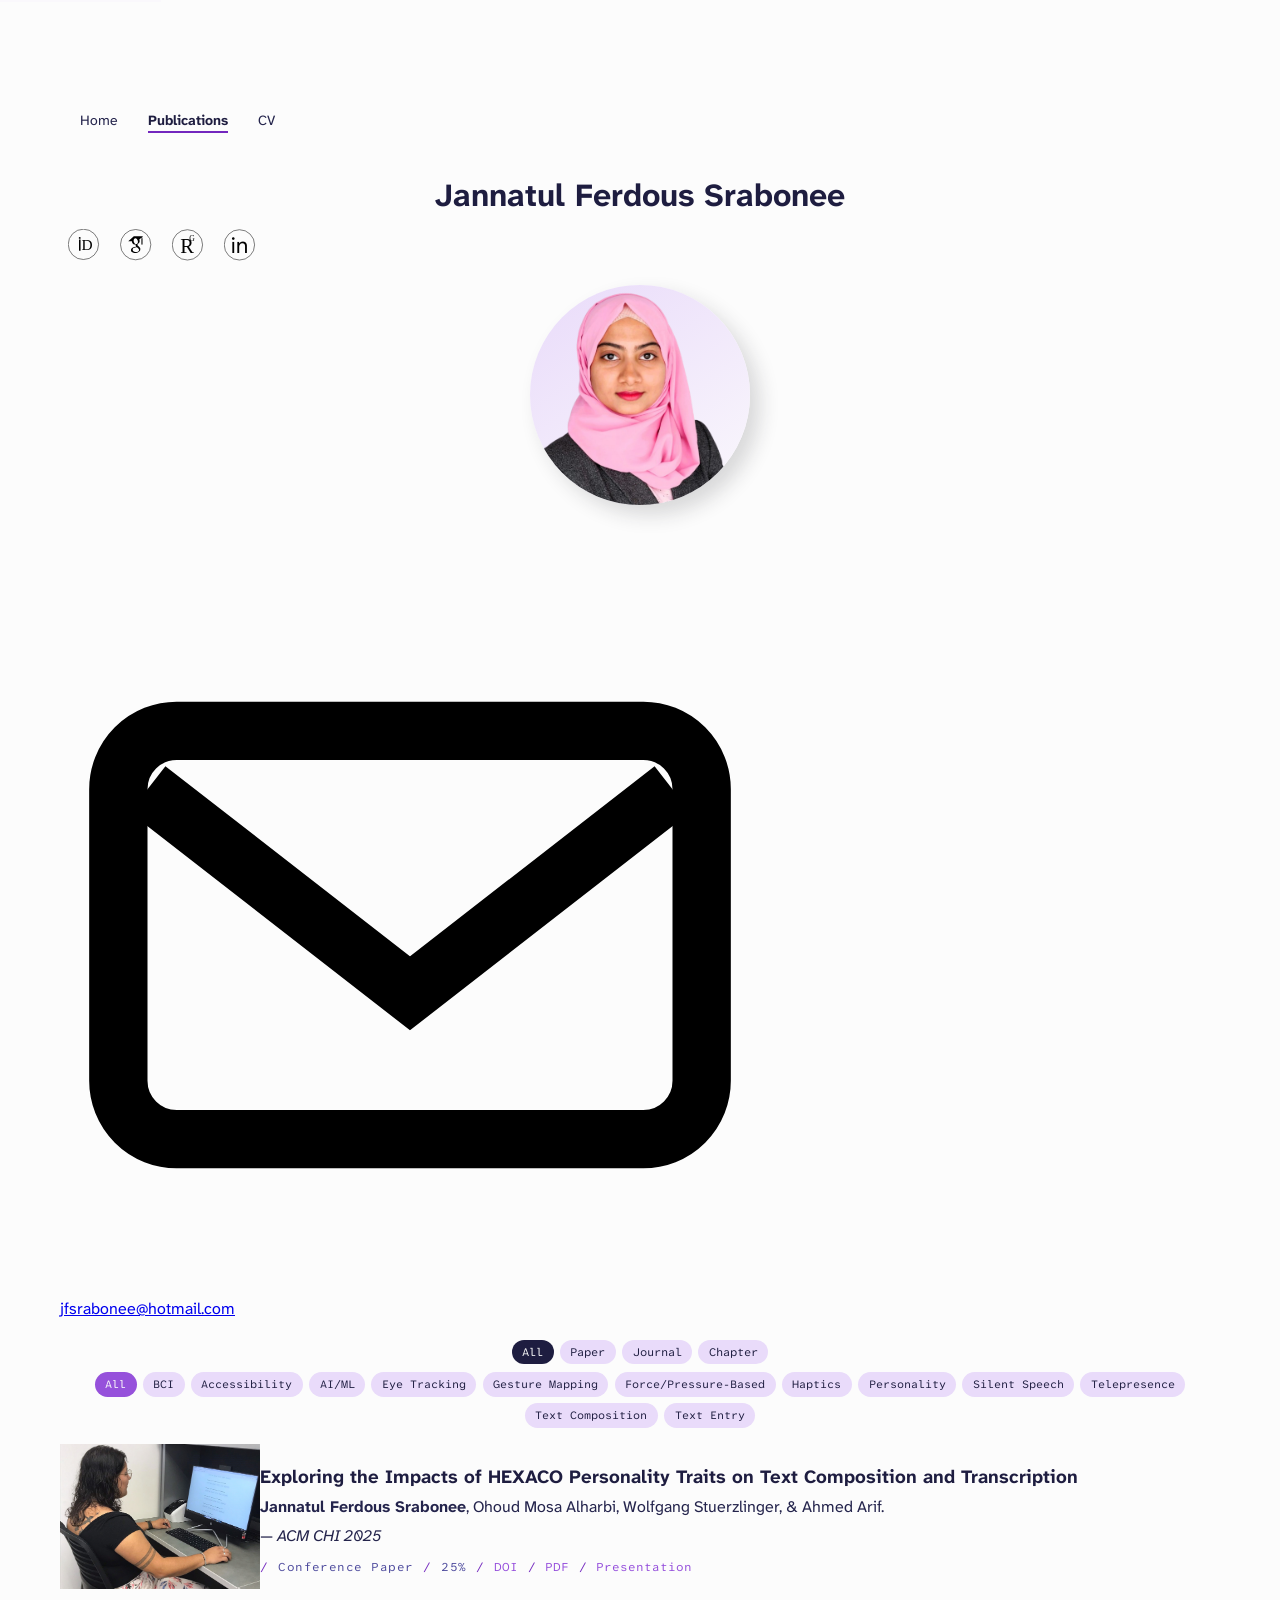
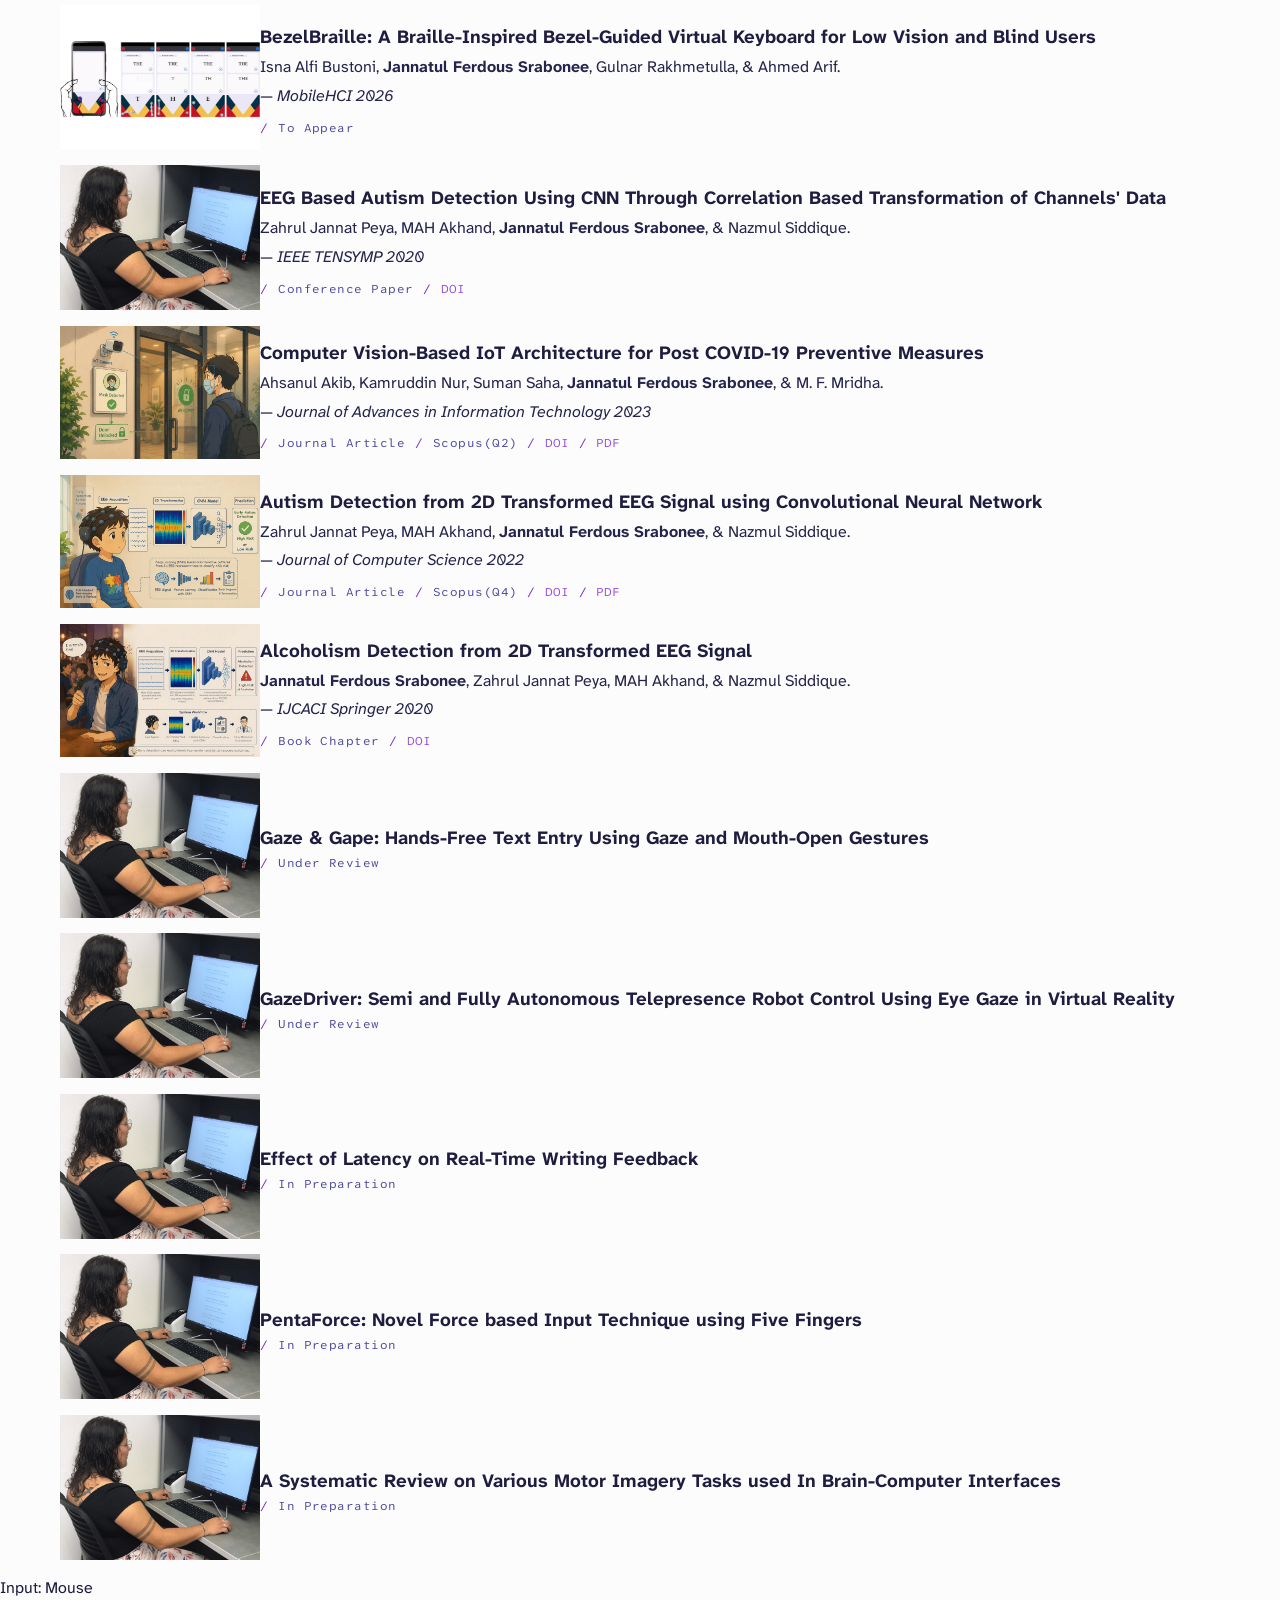
<file: publications.html>
<!DOCTYPE html>
<html lang="en">
<head>
<meta charset="UTF-8">
<meta name="viewport" content="width=device-width, initial-scale=1.0">
<title>Publications — Jannatul Ferdous Srabonee</title>
<meta name="description" content="Peer-reviewed publications on accessible interaction design.">
<!-- <link href="https://fonts.googleapis.com/css2?family=Fraunces:wght@400;500;600&family=Inter:wght@400;500;600&family=IBM+Plex+Mono:wght@400;500&display=swap" rel="stylesheet"> -->
<link href="https://fonts.googleapis.com/css2?family=Atkinson+Hyperlegible+Next:ital,wght@0,400;0,600;0,700;0,800;1,400;1,600;1,700;1,800&family=Lexend:wght@400;500;600&family=Atkinson+Hyperlegible+Mono:wght@400;500&display=swap" rel="stylesheet">

<link rel="stylesheet" href="styles.css">
</head>
<body>
<a class="skip-link" href="#main-content">Skip to main content</a>

<div class="site">
  <main id="main-content">
    <div class="content">
      <section class="hero">
        <div class="hero__copy">          
          <aside class="sidebar">        
            <nav aria-label="Primary">
              <ul class="nav-list">
                <li><a href="index.html">Home</a></li>
                <!-- <li><a href="work.html">Research &amp; Case Studies</a></li> -->
                <li><a href="publications.html" aria-current="page">Publications</a></li>
                <!-- <li><a href="accessibility.html">Resources</a></li> -->
                <li><a href="assets/CV.pdf">CV</a></li>
              </ul>
            </nav>        
          </aside>
          <h1>Jannatul Ferdous Srabonee</h1>
          <div class="sidebar__meta">    
            <a class="social-icon-link" href="https://orcid.org/0000-0003-3605-6586" target="_blank" rel="noopener" aria-label="ORCID">
              <img class="social-icon" src="assets/orcid-icon.svg" alt="">
            </a>
            <a class="social-icon-link" href="https://scholar.google.com/citations?user=H9CizIwAAAAJ&hl=en" target="_blank" rel="noopener" aria-label="Google Scholar">
              <img class="social-icon" src="assets/google-scholar-icon.svg" alt="">
            </a>            
            <a class="social-icon-link" href="https://www.researchgate.net/profile/Jannatul-Srabonee?ev=hdr_xprf" target="_blank" rel="noopener" aria-label="ResearchGate">
              <img class="social-icon" src="assets/researchgate-icon.svg" alt="">
            </a>
            <a class="social-icon-link" href="https://www.linkedin.com/in/jannatul-ferdous-srabonee/" target="_blank" rel="noopener" aria-label="LinkedIn">
              <img class="social-icon" src="assets/linkedin-icon.svg" alt="">
            </a>
          </div>
        </div>
        <figure class="hero__headshot">
          <img src="assets/headshot.png" alt="Portrait of Jannatul Ferdous Srabonee">
        </figure>
      </section>
      <p class="hero__email"><a href="mailto:jfsrabonee@hotmail.com"><img class="email-icon" src="assets/email-icon.svg" alt="" aria-hidden="true">jfsrabonee@hotmail.com</a></p>      

      <!-- <p><a class="btn" href="work.html">See research &amp; case studies →</a></p> -->      
      <!-- <p class="eyebrow">Publications</p> -->
      <!-- <p>Filter by type and topic — tags reflect what each paper is about. DOIs link out to the publisher.</p> -->
      <div class="pub-filters">
        <fieldset class="filter-group" data-filter-type="type">
          <legend class="visually-hidden">Filter by publication type</legend>
          <div class="tag-row" role="group" aria-label="Publication type">
            <button class="chip filter-chip filter-chip--type" data-filter-value="all" aria-pressed="true">All</button>
            <button class="chip filter-chip filter-chip--type" data-filter-value="conference">Paper</button>
            <button class="chip filter-chip filter-chip--type" data-filter-value="journal">Journal</button>
            <button class="chip filter-chip filter-chip--type" data-filter-value="book">Chapter</button>
            <!-- <button class="chip filter-chip filter-chip--type" data-filter-value="underReview">Under Review</button>
            <button class="chip filter-chip filter-chip--type" data-filter-value="inProgress">In Progress</button> -->
          </div>
        </fieldset>

        <fieldset class="filter-group" data-filter-type="topic">
          <legend class="visually-hidden">Filter by topic</legend>
          <div class="tag-row" role="group" aria-label="Topic">
            <button class="chip filter-chip filter-chip--topic" data-filter-value="all" aria-pressed="true">All</button>
            <button class="chip filter-chip filter-chip--topic" data-filter-value="bci">BCI</button>
            <button class="chip filter-chip filter-chip--topic" data-filter-value="accessibility">Accessibility</button>
            <button class="chip filter-chip filter-chip--topic" data-filter-value="ai-ml">AI/ML</button>
            <button class="chip filter-chip filter-chip--topic" data-filter-value="eye-tracking">Eye Tracking</button>
            <button class="chip filter-chip filter-chip--topic" data-filter-value="gesture-mapping">Gesture Mapping</button>
            <button class="chip filter-chip filter-chip--topic" data-filter-value="force-pressure">Force/Pressure-Based</button>
            <button class="chip filter-chip filter-chip--topic" data-filter-value="haptics">Haptics</button>
            <button class="chip filter-chip filter-chip--topic" data-filter-value="personality">Personality</button>
            <button class="chip filter-chip filter-chip--topic" data-filter-value="silent-speech">Silent Speech</button>
            <button class="chip filter-chip filter-chip--topic" data-filter-value="telepresence">Telepresence</button>
            <button class="chip filter-chip filter-chip--topic" data-filter-value="text-composition">Text Composition</button>
            <button class="chip filter-chip filter-chip--topic" data-filter-value="text-entry">Text Entry</button>
          </div>
        </fieldset>
      </div>

      <p id="pub-filter-status" role="status" aria-live="polite" class="pub-filter-status"></p>

      <ul class="pub-list" style="list-style:none; padding:0;">
        <!-- #1 -->
        <li class="card pub-card" data-type="conference" data-topic="personality text-composition text-entry" data-published="true" data-year="2025">
          <div class="pub-thumb">
            <img src="assets/PaperThumbnails/Hexaco.jpg" alt="" loading="lazy">
          </div>          
          <div class="pub-body">
            <h3>Exploring the Impacts of HEXACO Personality Traits on Text Composition and Transcription</h3>
            <p class="hint" style="margin-bottom:0.5rem;"><b>Jannatul Ferdous Srabonee</b>, Ohoud Mosa Alharbi, Wolfgang Stuerzlinger, &amp; Ahmed Arif. <br>— <em>ACM CHI 2025</em></p>
            <div class="pub-meta-row">
              <span class="pub-number"></span>
              <span class="pub-status-label">Conference Paper</span>
              <span class="pub-status-label">25%</span>
              <span><a class="link" href="https://doi.org/10.1145/3706598.3714149" target="_blank" rel="noopener">DOI</a></span>
              <span><a class="link" href="assets/Papers/Hexaco_CHI2025.pdf">PDF</a></span>
              <span><a class="link" href="https://www.youtube.com/watch?si=K_kCUgOpx_G3f9C3&v=KwBMVhAcgn4&feature=youtu.be" target="_blank" rel="noopener">Presentation</a></span>
              <!-- <span class="pub-status-label">Demo</span> -->
              <!-- <span class="pub-status-label">Source Code</span> -->
            </div>
          </div>
        </li>
        <!-- #2 -->
        <li class="card pub-card" data-type="conference" data-topic="accessibility gesture-mapping text-entry" data-published="true" data-year="2026">
          <div class="pub-thumb">
            <img src="assets/PaperThumbnails/MobileHCI2026a.png" alt="" loading="lazy">
          </div>          
          <div class="pub-body">
            <h3>BezelBraille: A Braille-Inspired Bezel-Guided Virtual Keyboard for Low Vision and Blind Users</h3>
            <p class="hint" style="margin-bottom:0.5rem;">Isna Alfi Bustoni, <b>Jannatul Ferdous Srabonee</b>, Gulnar Rakhmetulla, &amp; Ahmed Arif.<br>— <em>MobileHCI 2026</em></p>
            <div class="pub-meta-row">
              <span class="pub-number"></span>
              <span class="pub-status-label">To Appear</span>
              <!-- <span class="pub-status-label">25%</span> -->
              <!-- <span><a class="link" href="https://doi.org/" target="_blank" rel="noopener">DOI</a></span> -->
              <!-- <span><a class="link" href="assets/Papers/.pdf">PDF</a></span> -->
              <!-- <span><a class="link" href="https://" target="_blank" rel="noopener">Presentation</a></span> -->
              <!-- <span class="pub-status-label">Demo</span> -->
              <!-- <span class="pub-status-label">Source Code</span> -->
            </div>
          </div>
        </li>
        <!-- #3 -->
        <li class="card pub-card" data-type="conference" data-topic="bci ai-ml" data-published="true" data-year="2020">
          <div class="pub-thumb">
            <img src="assets/PaperThumbnails/Hexaco.jpg" alt="" loading="lazy">
          </div>          
          <div class="pub-body">
            <h3>EEG Based Autism Detection Using CNN Through Correlation Based Transformation of Channels' Data</h3>
            <p class="hint" style="margin-bottom:0.5rem;">Zahrul Jannat Peya, MAH Akhand, <b>Jannatul Ferdous Srabonee</b>, &amp; Nazmul Siddique.<br>— <em>IEEE TENSYMP 2020</em></p>
            <div class="pub-meta-row">
              <span class="pub-number"></span>
              <span class="pub-status-label">Conference Paper</span>
              <!-- <span class="pub-status-label">25%</span> -->
              <span><a class="link" href="https://doi.org/10.1109/TENSYMP50017.2020.9230928" target="_blank" rel="noopener">DOI</a></span>
              <!-- <span><a class="link" href="assets/Papers/.pdf">PDF</a></span> -->
              <!-- <span><a class="link" href="https://" target="_blank" rel="noopener">Presentation</a></span> -->
              <!-- <span class="pub-status-label">Demo</span> -->
              <!-- <span class="pub-status-label">Source Code</span> -->
            </div>
          </div>
        </li>
        <!-- #4 -->
        <li class="card pub-card" data-type="journal" data-topic="ai-ml" data-published="true" data-year="2023">
          <div class="pub-thumb">
            <img src="assets/PaperThumbnails/COVID.png" alt="" loading="lazy">
          </div>          
          <div class="pub-body">
            <h3>Computer Vision-Based IoT Architecture for Post COVID-19 Preventive Measures</h3>
            <p class="hint" style="margin-bottom:0.5rem;">Ahsanul Akib, Kamruddin Nur, Suman Saha, <b>Jannatul Ferdous Srabonee</b>, &amp; M. F. Mridha.<br>— <em>Journal of Advances in Information Technology 2023</em></p>
            <div class="pub-meta-row">
              <span class="pub-number"></span>
              <span class="pub-status-label">Journal Article</span>
              <span class="pub-status-label">Scopus(Q2)</span>
              <span><a class="link" href="https://doi.org/10.12720/jait.14.1.7-19" target="_blank" rel="noopener">DOI</a></span>
              <span><a class="link" href="assets/Papers/COVID.pdf">PDF</a></span>
              <!-- <span><a class="link" href="https://www.youtube.com/watch?si=K_kCUgOpx_G3f9C3&v=KwBMVhAcgn4&feature=youtu.be" target="_blank" rel="noopener">Presentation</a></span> -->
              <!-- <span class="pub-status-label">Demo</span> -->
              <!-- <span class="pub-status-label">Source Code</span> -->
            </div>
          </div>
        </li>
        <!-- #5 -->
        <li class="card pub-card" data-type="journal" data-topic="bci ai-ml" data-published="true" data-year="2022">
          <div class="pub-thumb">
            <img src="assets/PaperThumbnails/Autism2022.png" alt="" loading="lazy">
          </div>          
          <div class="pub-body">
            <h3>Autism Detection from 2D Transformed EEG Signal using Convolutional Neural Network</h3>
            <p class="hint" style="margin-bottom:0.5rem;">Zahrul Jannat Peya, MAH Akhand, <b>Jannatul Ferdous Srabonee</b>, &amp; Nazmul Siddique.<br>— <em>Journal of Computer Science 2022</em></p>
            <div class="pub-meta-row">
              <span class="pub-number"></span>
              <span class="pub-status-label">Journal Article</span>
              <span class="pub-status-label">Scopus(Q4)</span>
              <span><a class="link" href="https://doi.org/10.3844/jcssp.2022.695.704" target="_blank" rel="noopener">DOI</a></span>
              <span><a class="link" href="assets/Papers/Autism2022.pdf">PDF</a></span>
              <!-- <span><a class="link" href="https://www.youtube.com/watch?si=K_kCUgOpx_G3f9C3&v=KwBMVhAcgn4&feature=youtu.be" target="_blank" rel="noopener">Presentation</a></span> -->
              <!-- <span class="pub-status-label">Demo</span> -->
              <!-- <span class="pub-status-label">Source Code</span> -->
            </div>
          </div>
        </li>
        <!-- #6 -->
        <li class="card pub-card" data-type="book" data-topic="bci ai-ml" data-published="true" data-year="2020">
          <div class="pub-thumb">
            <img src="assets/PaperThumbnails/Alcoholism.png" alt="" loading="lazy">
          </div>          
          <div class="pub-body">
            <h3>Alcoholism Detection from 2D Transformed EEG Signal</h3>
            <p class="hint" style="margin-bottom:0.5rem;"><b>Jannatul Ferdous Srabonee</b>, Zahrul Jannat Peya, MAH Akhand, &amp; Nazmul Siddique. <br>— <em>IJCACI Springer 2020</em></p>
            <div class="pub-meta-row">
              <span class="pub-number"></span>
              <span class="pub-status-label">Book Chapter</span>
              <!-- <span class="pub-status-label">25%</span> -->
              <span><a class="link" href="https://doi.org/10.1007/978-981-16-0586-4_24" target="_blank" rel="noopener">DOI</a></span>
              <!-- <span><a class="link" href="assets/Papers/Alcoholism.pdf">PDF</a></span> -->
              <!-- <span><a class="link" href="https://www.youtube.com/watch?si=K_kCUgOpx_G3f9C3&v=KwBMVhAcgn4&feature=youtu.be" target="_blank" rel="noopener">Presentation</a></span> -->
              <!-- <span class="pub-status-label">Demo</span> -->
              <!-- <span class="pub-status-label">Source Code</span> -->
            </div>
          </div>
        </li>
        <!-- #7 -->
        <li class="card pub-card" data-type="underReview" data-topic="accessibility gesture-mapping eye-tracking text-entry" data-year="2026">
          <div class="pub-thumb">
            <img src="assets/PaperThumbnails/Hexaco.jpg" alt="" loading="lazy">
          </div>          
          <div class="pub-body">
            <h3>Gaze & Gape: Hands-Free Text Entry Using Gaze and Mouth-Open Gestures</h3>
            <!-- <p class="hint" style="margin-bottom:0.5rem;"><b>Jannatul Ferdous Srabonee</b>, Ohoud Mosa Alharbi, Wolfgang Stuerzlinger, &amp; Ahmed Arif. <br>— <em>ACM CHI 2025</em></p> -->
            <div class="pub-meta-row">
              <span class="pub-number"></span>
              <span class="pub-status-label">Under Review</span>
              <!-- <span class="pub-status-label">25%</span> -->
              <!-- <span><a class="link" href="https://doi.org/" target="_blank" rel="noopener">DOI</a></span> -->
              <!-- <span><a class="link" href="assets/Papers/.pdf">PDF</a></span> -->
              <!-- <span><a class="link" href="https://" target="_blank" rel="noopener">Presentation</a></span> -->
              <!-- <span class="pub-status-label">Demo</span> -->
              <!-- <span class="pub-status-label">Source Code</span> -->
            </div>
          </div>
        </li>
        <!-- #8 -->
        <li class="card pub-card" data-type="underReview" data-topic="eye-tracking telepresence robotics" data-year="2026">
          <div class="pub-thumb">
            <img src="assets/PaperThumbnails/Hexaco.jpg" alt="" loading="lazy">
          </div>          
          <div class="pub-body">
            <h3>GazeDriver: Semi and Fully Autonomous Telepresence Robot Control Using Eye Gaze in Virtual Reality</h3>
            <!-- <p class="hint" style="margin-bottom:0.5rem;"><b>Jannatul Ferdous Srabonee</b>, Ohoud Mosa Alharbi, Wolfgang Stuerzlinger, &amp; Ahmed Arif. <br>— <em>ACM CHI 2025</em></p> -->
            <div class="pub-meta-row">
              <span class="pub-number"></span>
              <span class="pub-status-label">Under Review</span>
              <!-- <span class="pub-status-label">25%</span> -->
              <!-- <span><a class="link" href="https://doi.org/" target="_blank" rel="noopener">DOI</a></span> -->
              <!-- <span><a class="link" href="assets/Papers/">PDF</a></span> -->
              <!-- <span><a class="link" href="https://" target="_blank" rel="noopener">Presentation</a></span> -->
              <!-- <span class="pub-status-label">Demo</span> -->
              <!-- <span class="pub-status-label">Source Code</span> -->
            </div>
          </div>
        </li>
        <!-- #9 -->
        <li class="card pub-card" data-type="inProgress" data-topic="text-entry text-composition" data-year="2026">
          <div class="pub-thumb">
            <img src="assets/PaperThumbnails/Hexaco.jpg" alt="" loading="lazy">
          </div>          
          <div class="pub-body">
            <h3>Effect of Latency on Real-Time Writing Feedback</h3>
            <!-- <p class="hint" style="margin-bottom:0.5rem;"><b>Jannatul Ferdous Srabonee</b>, Ohoud Mosa Alharbi, Wolfgang Stuerzlinger, &amp; Ahmed Arif. <br>— <em>ACM CHI 2025</em></p> -->
            <div class="pub-meta-row">
              <span class="pub-number"></span>
              <span class="pub-status-label">In Preparation</span>
              <!-- <span class="pub-status-label">25%</span> -->
              <!-- <span><a class="link" href="https://doi.org/" target="_blank" rel="noopener">DOI</a></span> -->
              <!-- <span><a class="link" href="assets/Papers/.pdf">PDF</a></span> -->
              <!-- <span><a class="link" href="https://" target="_blank" rel="noopener">Presentation</a></span> -->
              <!-- <span class="pub-status-label">Demo</span> -->
              <!-- <span class="pub-status-label">Source Code</span> -->
            </div>
          </div>
        </li>
        <!-- #10 -->
        <li class="card pub-card" data-type="inProgress" data-topic="force-pressure" data-year="2026">
          <div class="pub-thumb">
            <img src="assets/PaperThumbnails/Hexaco.jpg" alt="" loading="lazy">
          </div>          
          <div class="pub-body">
            <h3>PentaForce: Novel Force based Input Technique using Five Fingers</h3>
            <!-- <p class="hint" style="margin-bottom:0.5rem;"><b>Jannatul Ferdous Srabonee</b>, Ohoud Mosa Alharbi, Wolfgang Stuerzlinger, &amp; Ahmed Arif. <br>— <em>ACM CHI 2025</em></p> -->
            <div class="pub-meta-row">
              <span class="pub-number"></span>
              <span class="pub-status-label">In Preparation</span>
              <!-- <span class="pub-status-label">25%</span> -->
              <!-- <span><a class="link" href="https://doi.org/" target="_blank" rel="noopener">DOI</a></span> -->
              <!-- <span><a class="link" href="assets/Papers/.pdf">PDF</a></span> -->
              <!-- <span><a class="link" href="https://" target="_blank" rel="noopener">Presentation</a></span> -->
              <!-- <span class="pub-status-label">Demo</span> -->
              <!-- <span class="pub-status-label">Source Code</span> -->
            </div>
          </div>
        </li>
        <!-- #11 -->
        <li class="card pub-card" data-type="inProgress" data-topic="bci" data-year="2026">
          <div class="pub-thumb">
            <img src="assets/PaperThumbnails/Hexaco.jpg" alt="" loading="lazy">
          </div>          
          <div class="pub-body">
            <h3>A Systematic Review on Various Motor Imagery Tasks used In Brain-Computer Interfaces</h3>
            <!-- <p class="hint" style="margin-bottom:0.5rem;"><b>Jannatul Ferdous Srabonee</b>, Ohoud Mosa Alharbi, Wolfgang Stuerzlinger, &amp; Ahmed Arif. <br>— <em>ACM CHI 2025</em></p> -->
            <div class="pub-meta-row">
              <span class="pub-number"></span>
              <span class="pub-status-label">In Preparation</span>
              <!-- <span class="pub-status-label">25%</span> -->
              <!-- <span><a class="link" href="https://doi.org/" target="_blank" rel="noopener">DOI</a></span> -->
              <!-- <span><a class="link" href="assets/Papers/.pdf">PDF</a></span> -->
              <!-- <span><a class="link" href="https://" target="_blank" rel="noopener">Presentation</a></span> -->
              <!-- <span class="pub-status-label">Demo</span> -->
              <!-- <span class="pub-status-label">Source Code</span> -->
            </div>
          </div>
        </li> 
        
        <!-- <li class="card pub-card" data-type="" data-topic="" data-year="">
          <div class="pub-thumb">
            <img src="assets/PaperThumbnails/" alt="" loading="lazy">
          </div>          
          <div class="pub-body">
            <h3></h3>
            <p class="hint" style="margin-bottom:0.5rem;"> <b>Jannatul Ferdous Srabonee</b>&amp; Advisor. <br>— <em>Publisher</em></p>
            <div class="pub-meta-row">
              <span class="pub-number"></span>
              <span class="pub-status-label">Status</span>
              <span class="pub-status-label">Acceptance Rate</span>
              <span><a class="link" href="https://doi.org/" target="_blank" rel="noopener">DOI</a></span>
              <span><a class="link" href="assets/Papers/.pdf">PDF</a></span>
              <span><a class="link" href="https://" target="_blank" rel="noopener">Presentation</a></span>
              <span class="pub-status-label">Demo</span>
              <span class="pub-status-label">Source Code</span>
            </div>
          </div>
        </li>      -->

      </ul>
      <p id="pub-empty-state" class="hint" hidden>No publications match the selected filters. Try selecting "All" on one of the filter rows above.</p>
    </div>
  </main>
</div>

<div id="input-mode-badge" aria-hidden="true">
  <span class="dot"></span>
  <span id="input-mode-label">Input: Mouse</span>
</div>

<script src="script.js"></script>
</body>
</html>
</file>
<file: styles.css>
/* Color Palette */
:root {
    --color-paper: #FCFCFC;
    --color-paper-raised: #FAF8FC;
    /* --color-paper: #ffffff; */
    --color-ink: #1E1D40;
    --color-ink-body: #24244C;
    --color-ink-soft: #4C499C;
    --color-line: #7327BE;
    --color-accent: #767619;      
    --color-accent-ink: #351159;  
    --color-amber: #9651DB;
    --color-brush-bg: #BA92E8;
    --color-brush-bg-soft: #E9DBFA;
    --color-ink-link: #944DDB;

    --color-dark-paper: #1a1a18;
    --color-dark-paper-raised: #2c2c2a;
    --color-dark-ink: #e8e8e6;

    --font-display: "Atkinson Hyperlegible Next", "Lexend", -apple-system, BlinkMacSystemFont, "Segoe UI", sans-serif;
    --font-body: "Atkinson Hyperlegible Next", "Lexend", -apple-system, BlinkMacSystemFont, "Segoe UI", sans-serif;
    --font-mono: "Atkinson Hyperlegible Mono", ui-monospace, SFMono-Regular, Menlo, monospace;
    --font-initials: "Aboreto", -apple-system, BlinkMacSystemFont, "Segoe UI", sans-serif;

    --space-1: 0.5rem;
    --space-2: 1rem;
    --space-3: 1.5rem;
    --space-4: 2.5rem;
    --space-5: 4rem;
    --space-6: 6rem;

    --radius: 4px;
    --content-max: 1600px;

    --focus-ring-width: 3px;
}

/* Dark Mode Styles */
html[data-theme="dark"] {
  color-scheme: dark;
}

html[data-theme="dark"] body {
  background: var(--color-dark-paper);
  color: #e8e8e6;
}

html[data-theme="dark"] header {
  background: var(--color-dark-paper-raised);
  border-bottom-color: var(--color-line);
}

html[data-theme="dark"] nav a {
  color: #b4b2a9;
  text-decoration-color: #b4b2a9;
}

html[data-theme="dark"] nav a:hover {
  color: #e8e8e6;
}

html[data-theme="dark"] nav [aria-current="page"] {
  color: #e8e8e6;
}

/* html[data-theme="dark"] .theme-toggle {
  border-color: #444441;
  color: #e8e8e6;
} */
html[data-theme="dark"] .skip-link {
  background: var(--color-dark-paper-raised);
  color: #e8e8e6;
}

html[data-theme="dark"] .social-icon-link:hover,
html[data-theme="dark"] .social-icon-link:focus-visible {
  background: #444441;
}

html[data-theme="dark"] .social-icon-link::after {
  background: rgba(200, 200, 200, 0.9);
  color: var(--color-dark-paper);
}

html[data-theme="dark"] .brush-text {
  color: var(--color-ink);
}

html[data-theme="dark"] .card-icon {
  filter: brightness(2) invert(1);
}

html[data-theme="dark"] .card-type-icon {
  filter: brightness(2) invert(1);
}

html[data-theme="dark"] .pub-status-label {
  color: rgba(200, 200, 200, 0.9);
}

html[data-theme="dark"] .pub-number {
  color: rgba(200, 200, 200, 0.9);
}

html[data-theme="dark"] .pub-meta-row > span:not(:first-child)::before {
  color: rgba(200, 200, 200, 0.9);
}

html[data-theme="dark"] .pub-title-link:hover,html[data-theme="dark"] .pub-title-link:focus-visible{
  color: var(--color-brush-bg-soft);
}

html[data-theme="dark"] .theme-button .theme-icon {
  filter: brightness(2) invert(1);
}

html[data-theme="dark"] .theme-button:hover,
html[data-theme="dark"] .theme-button:focus-visible {
  background: #444441;
}

html[data-theme="dark"] .theme-button::after {
  background: rgba(200, 200, 200, 0.9);
  color: var(--color-dark-paper);
}

html[data-theme="dark"] .pronounce-respelling {
  color: #b4b2a9;
}

html[data-theme="dark"] .pronounce-btn:hover {
  color: #85b7eb;
}
html[data-theme="dark"] .pronounce-respelling .syl.is-current {
  color: #ffffff;
}

html[data-theme="dark"] .pronounce-tooltip {
  background: rgba(200, 200, 200, 0.9);
  color: var(--color-dark-paper);
}

html[data-theme="dark"] .pronounce-tooltip::after {
  border-bottom-color: rgba(200, 200, 200, 0.9);
}

html[data-theme="dark"] .link {
  color: #85b7eb;
}

html[data-theme="dark"] p {
  color: #b4b2a9;
}

html[data-theme="dark"] h1 {
  color: #e8e8e6;
}

html[data-theme="dark"] h2 {
  color: #e8e8e6;
}

html[data-theme="dark"] .eyebrow {
  color: #e8e8e6;
}

html[data-theme="dark"] .news-list {
  /* border-top-color: var(--color-line);
  border-bottom-color: var(--color-line); */
  background: var(--color-dark-paper-raised);
}

html[data-theme="dark"] .carousel-container {
  background: var(--color-dark-paper-raised);
}

html[data-theme="dark"] .research-highlight {
  color: var(--color-ink);
}
html[data-theme="dark"] .meta-label{
  color: var(--color-dark-ink);
}

html[data-theme="dark"] .news-date {
  color: #b4b2a9;
}

html[data-theme="dark"] .news-text {
  color: #b4b2a9;
}

/* html[data-theme="dark"] .news-list::-webkit-scrollbar-track {
  background: #2c2c2a;
} */

/* html[data-theme="dark"] .news-list::-webkit-scrollbar-thumb {
  background: #444441;
}

html[data-theme="dark"] .news-list::-webkit-scrollbar-thumb:hover {
  background: #666663;
} */

html[data-theme="dark"] .card {
  background: var(--color-dark-paper-raised);
  /* border-color: #444441; */
}

html[data-theme="dark"] .card h3 {
  color: #e8e8e6;
}

html[data-theme="dark"] .card-meta {
  color: #b4b2a9;
}

html[data-theme="dark"] .card-description {
  color: #b4b2a9;
}

html[data-theme="dark"] a.card-link {
  background: #444441;
  color: #85b7eb;
}

html[data-theme="dark"] footer {
  background: var(--color-dark-paper-raised);
  border-top-color: #444441;
  color: #b4b2a9;
}

html[data-theme="dark"] .initials-container {
  color: #e8e8e6;
}

html[data-theme="dark"] .pronounce-icon{
  color: #e8e8e6;
}

/* Global Styles */
* {
    margin: 0;
    padding: 0;
    box-sizing: border-box;
}
/* Responsive Images  */
img {
    max-width: 100%;
    height: auto;
}

html {
    scroll-behavior: smooth;
    /* scroll-padding-top: 80px; */
    scroll-padding-top: 5rem;
}

@media (prefers-reduced-motion: reduce) {
    html {
    scroll-behavior: auto;
    }
}

body {
    font-family: var(--font-body);
    line-height: 1.6;
    color: var(--color-ink);
    background: var(--color-paper);
}

/* Skip link */
.skip-link {
    position: absolute;
    /* top: -40px; */
    top: -2.5rem;
    left: 0;
    background: var(--color-paper-raised);
    color: var(--color-ink);
    padding: 0.5rem;
    /* padding: 8px; */
    z-index: 100;
    text-decoration: none;
}

.skip-link:focus {
    top: 0;
}

/* Sticky Navigation: stays in normal document flow so it always reserves exactly the space its content needs, at any zoom level, font-size setting, or viewport size */
header {
    position: -webkit-sticky;  /* Safari/iOS/older mobile WebKit requires the prefix */
    position: sticky;
    top: 0;
    width: 100%;
    background: var(--color-paper-raised);
    border-bottom: 0.5px solid var(--color-line);
    z-index: 50;
    display: flex;
    flex-wrap: wrap;
    align-items: center; 
    /* box-shadow: 0 2px 8px rgba(0, 0, 0, 0.05); */
}

/* Push the span to the right */
header > span {
    display: flex;
    align-items: center;
    /* gap: 16px; */
    gap: 1rem;
    /* padding-right: 20px; */
    padding-right: 1.25rem;
    margin-left: auto;  /* Pushes to the right */
}

nav {
    max-width: 100%;
    margin: 0;
    /* padding: 0 20px; */
    padding: 0 1.25rem;
    display: flex;
    align-items: center;
    flex-wrap: wrap;
    /* height: 80px;
    gap: 40px; */
    min-height: 5rem;
    gap: 2.5rem;
}

nav ul {
    list-style: none;
    display: flex;
    flex-wrap: wrap;
    /* gap: 30px; */
    gap: clamp(1rem, 3vw, 1.875rem);
    flex: 1; /* Takes up available space on the left */
}

nav a {
    text-decoration: none;
    color: var(--color-ink-body);
    font-size: clamp(0.875rem, 1vw, 1rem);
    /* font-size: 15px; */
    position: relative;
    transition: color 0.2s ease;
}

nav a:hover {
    text-decoration: underline;
    text-decoration-thickness: 1px;
    text-underline-offset: 0.375rem;
    /* text-underline-offset: 6px; */
    text-decoration-style: solid;
    text-decoration-color: var(--color-ink-soft);
}

nav a:focus-visible {
    outline: 2px solid var(--color-line);
    outline-offset: 0.25rem;
    /* outline-offset: 4px; */
    border-radius: 2px;
}

/* Active link indicator */
nav [aria-current="page"] {
    color: var(--color-ink);
    font-weight: bold;
    text-decoration: underline;
    text-decoration-thickness: 2px;
    text-underline-offset: 0.375rem;
    /* text-underline-offset: 6px; */
    text-decoration-style: solid;
    text-decoration-color: var(--color-line);
    /* padding-bottom: 3px; */
    padding-bottom: 0.1875rem;
}

nav [aria-current="page"]:hover {
    text-decoration: underline;
    text-decoration-thickness: 2px;
    /* text-underline-offset: 6px; */
    text-underline-offset: 0.375rem;
    text-decoration-style: solid;
    text-decoration-color: var(--color-brush-bg);
}

nav [aria-current="page"]:hover:focus-visible {
    text-decoration: none;
}

/* Main content */
main {
    max-width: 1200px;
    /* margin: 80px auto 0;
    padding: 0 20px; */
    margin: 0 auto;
    padding: 0 1.25rem;
}

section {
    /* scroll-margin-top: 100px;
    padding: 80px 0; */
    scroll-margin-top: 3rem;
    padding: 5rem 0;
    border-top: 0.1rem ridge var(--color-line);
    
}

section:first-of-type {
    border-top: none;
}

h1 {
    font-family: var(--font-display);
    font-size: clamp(1.5rem, 5vw, 2rem);
    padding: 10px 0 0 0; /* Added padding to the top of the h1 */
    /* font-size: 32px; */
    margin-bottom: 0;
    color: var(--color-ink);
    text-align: center;
}

h2 {
    font-size: clamp(1.125rem, 3vw, 1.5rem);
    font-weight: bold;
    /* margin-bottom: 1rem; */
    color: var(--color-ink);
}

p {
    /* margin-bottom: 16px; */
    margin-bottom: 1rem;
    line-height: 1.6;
    color: var(--color-ink-body);
    line-height: 1.8;
    max-width: 70ch; 
}

.card {
    /* background: var(--color-brush-bg-soft); */
    /* background: linear-gradient(
      120deg,
      var(--color-brush-bg) 0%,
      var(--color-brush-bg-soft) 10%,
      var(--color-brush-bg-soft) 90%,
      var(--color-brush-bg) 100%
    );   */
    /* /* border: 0.5px solid var(--color-line); */
    /* border-left: 3px groove var(--color-line); */
    /* border-radius: var(--radius); */
    /* padding: 0.5rem; */
    margin-bottom: 0.5rem;

    display: grid;
    grid-template-columns: 12.5rem 1fr;  
    /* grid-template-columns: 1fr 12.5rem;  */
    overflow: hidden;
    align-items: center; 
}

.card[hidden] { display: none; }

.card-thumbnail {
    margin: 0;
    width: 12.5rem;    /* 150px */
    height: 9.375rem;    /* 200px */
    border: 0.01rem solid var(--color-line);
    border-radius: var(--radius);
    overflow: hidden;
    flex-shrink: 0;
    order: 1;
}

.card-thumbnail img {
    width: 100%;
    height: 100%;
    object-fit: cover;
    object-position: center;
    border-radius: var(--radius);
}


.card-content {
    padding: 1.25rem;
    display: flex;
    flex-direction: column;
    
    /* border-left: 3px groove var(--color-line); */
    /* gap: 0.5rem; */
    order: 2;
}

.card-content p {
  font-size: 0.75rem;   
  font-weight: bold;
  color: var(--color-ink-soft);
  margin: 0 0 0 0;
}

.card h3 {
    /* font-family: var(--font-body);
    font-size: 1rem;
    font-weight: bold;
    margin-bottom: 0.5rem;
    color: var(--color-ink);
    text-decoration: none; */
    color: inherit;
    text-decoration: none;
}

/* .card h3:hover,
.card h3:focus-visible {
  text-decoration: none;
  color: var(--color-ink-soft);
} */

.card-meta {
    font-size: 0.8125rem;
    color: var(--color-ink-body);
    margin-bottom: 0.5rem;
}

a.card-link {
    display: inline-block;
    margin-top: 0.75rem;
    padding: 0.5rem 0.75rem;
    background: #f1efe8;
    color: #185fa5;
    text-decoration: none;
    border-radius: 0.25rem;
    font-size: 0.8125rem;
    font-weight: 500;
    transition: all 0.2s ease;
}

a.card-link:hover {
    background: #185fa5;
    color: white;
}

a.card-link:focus-visible {
    outline: 2px solid #185fa5;
    outline-offset: 0.125rem;
}

footer {
    background: var(--color-paper-raised);
    border-top: 0.5px solid var(--color-line); /*#d3d1c7;*/
    margin-top: var(--space-5);
    padding-top: var(--space-3);
    text-align: center;
    color: var(--color-ink-body);
    font-size: 0.875rem;
}

footer p {
  margin-left: auto;
  margin-right: auto;
}

/* @media (max-width: 768px) { */
@media (max-width: 48rem) {
    .card {
        grid-template-columns: 1fr;
    }
    
    .card-thumbnail {
        width: 100%;
        height: 9.375rem;
    }

    /* Stack nav links and social icons into their own rows so nothing overflows narrow viewports */
    header {
        flex-direction: column;
        align-items: stretch;
    }

    nav {
    min-height: 3.75rem;
    width: 100%;
    justify-content: center;
        gap: 1.25rem;
    }

    nav ul {
    justify-content: center;
    /* gap: 15px; */
    gap: 0.9375rem;
    }

    nav a {
    /* font-size: 14px; */
    font-size: 0.875rem;
    }

    header > span {
    width: 100%;
    margin-left: 0;
    justify-content: center;
    padding: 0 1.25rem 0.75rem;
    }

    main {
    /* margin: 60px auto 0; */
    margin: 0 auto;
    }

    section {
    /* padding: 60px 0; */
    padding: 3.75rem 0;
    }

    section {
    /* scroll-margin-top: 80px; */
    scroll-margin-top: 7.5rem;
    }

    html {
    scroll-padding-top: 7.5rem;
    }
}

/*--------------------------------- Nav bar Styles--------------------------- */
/* -----------------------------------------------------------------------------*/

/* Social Media Links Section */
.social-icon-link {
  display: inline-flex;
  align-items: center;
  justify-content: center;
  width: 3rem;
  height: 3rem;
  border-radius: 50%;
  transition: background-color 180ms ease;
  position: relative;
  margin-top: 0;
  margin-bottom: 0;
  background: transparent;
  border: none;
  cursor: pointer;
  padding: 0;
}

.social-icon-link::after {
  content: attr(aria-label);
  position: absolute;
  /* bottom: 100%; */
  top: 100%;
  left: 50%;
  /* transform: translateX(-50%) translateY(-6px); */
  /* transform: translateX(-50%) translateY(6px); */
  transform: translateX(-50%) translateY(0.375rem);
  /* background: var(--color-ink, #222); */  
  background: rgba(34, 34, 34, 0.997);
  color: #fff;
  font-family: var(--font-mono);
  font-size: 0.7rem;
  white-space: nowrap;
  /* padding: 0.25em 0.6em;
  border-radius: 4px; */
  padding: 0.35rem 0.65rem;
  border-radius: var(--radius);
  opacity: 0;
  pointer-events: none; 
  transition: opacity 0.15s ease;
  z-index: 10;
}

.social-icon-link:hover::after,
.social-icon-link:focus-visible::after {
  opacity: 1;
}

.social-icon {
  width: 2rem;
  height: 2rem;
} 

.theme-button {
  display: inline-flex;
  align-items: center;
  justify-content: center;
  width: 3rem;
  height: 3rem;
  border-radius: 50%;
  transition: background-color 180ms ease;
  position: relative;
  margin-top: 0;
  margin-bottom: 0;
  background: transparent;
  border: none;
  cursor: pointer;
  padding: 0;
}

.theme-button:hover,
.theme-button:focus-visible {
  background: var(--color-brush-bg-soft);
}

.theme-button:focus-visible {
  outline: 2px solid var(--color-line);
  /* outline-offset: 4px; */
  outline-offset: 0.25rem;
  border-radius: 2px;
}
/* Theme Button Tooltip */
.theme-button::after {
  content: attr(aria-label);
  position: absolute;
  top: 100%;
  left: 50%;
  /* transform: translateX(-50%) translateY(6px); */
  transform: translateX(-50%) translateY(0.375rem);
  background: rgba(34, 34, 34, 0.997);
  color:  #fff;
  font-family: var(--font-mono);
  font-size: 0.7rem;
  white-space: nowrap;
  /* padding: 0.25em 0.6em;
  border-radius: 4px; */
  padding: 0.35rem 0.65rem;
  border-radius: var(--radius);
  opacity: 0;
  pointer-events: none; 
  transition: opacity 0.15s ease;
  z-index: 10;
}

.theme-button:hover::after,
.theme-button:focus-visible::after {
  opacity: 1;
}

/* ------------------------------------------------------------------ */
/* -------------------------------NameStyle---------------------------*/
/* ------------------------------------------------------------------ */

.name-container {
  display: flex;
  align-items: flex-start;
  gap: var(--space-2);
}

.initials-container {
  position: relative;
  display: flex;
  align-items: flex-start;
  justify-content: center;
  /* width: 3rem;
  height: 3rem; */
  /* border-radius: 50%; */
  /* background: var(--color-brush-bg-soft); */
  /* border-right: 0.03rem dotted var(--color-brush-bg); */
  font-family: var(--font-initials);
  font-size: 3.5rem;
  font-weight: bold;
  color: var(--color-accent-ink);
  flex-shrink: 0;
  padding-right: var(--space-1);
}


.initials-container::after {
  content: '';
  position: absolute;
  left: 100%;
  top: 50%;
  transform: translateY(-50%);  /* Center vertically */
  width: 0.08rem;
  height: 4rem;  /* Adjust to your preferred length */
  background: var(--color-brush-bg);
}

.name {
  display: flex;
  flex-direction: column;
  justify-content: center;
}

.first-letter {
  font-size: 4rem;
  font-weight: bold;
}


/* ------------------------------------------------------------------------- */
/* --------------------------------About Me -------------------------------- */
/* ------------------------------------------------------------------------- */
#about {
  display: grid;
  grid-template-columns: 1.5fr 1fr;
  gap: clamp(1.5rem, 5vw, 3rem);  /* Fluid gap */
  /* align-items: start; */
  align-items: stretch;
  margin: 0;  /* Remove section margin */
  padding: 0;  /* Remove section padding */
}

.about-me-col {
  display: flex;
  flex-direction: column;
}

.about-headshot {
  display: flex;
  flex-direction: column;
}

/* Headshot Section */
.hero__headshot {
  margin: 0 auto;
  margin-top: 1rem;
  justify-self: center;
  /* width: min(220px, 100%); */
  width: min(13.75rem, 100%);
  aspect-ratio: 1;
  border-radius: 50%;
  overflow: hidden;
  /* border: .3px solid var(--color-line); */
  box-shadow: 0.625rem 0.625rem 1.25rem rgba(28, 33, 39, 0.16);
  background: linear-gradient(145deg, var(--color-brush-bg-soft), var(--color-paper-raised));
  flex-shrink: 0;
}

.hero__headshot img {
  width: 100%;
  height: 100%;
  display: block;
  object-fit: contain;
  object-position: center;
}

/* Responsive breakpoint */
@media (max-width: 48rem) {  /* Use rem instead of px */
  #about {
    grid-template-columns: 1fr;
    gap: clamp(1rem, 4vw, 2rem);
  }
}

/* Name Pronunciation Styles */
.name-with-pronunciation {
  display: flex;
  align-items: center;
  /* gap: var(--space-1); */
  flex-wrap: wrap;
  margin-bottom: 0;
  font-size: clamp(1.5rem, 5vw, 2rem);
  font-weight: normal;
}
.pronounce-respelling {
  color: var(--color-ink-body);  
  display: block;
  font-size: 0.875rem;
  margin-top: -0.15rem; 
  /* margin-top: 0; */
  margin-bottom: var(--space-4);
}

.pronounce-respelling .syl {
  font-style: italic;
}

.pronounce-btn {
  display: inline-flex;
  align-items: center;
  justify-content: center;
  width: 2rem;
  height: 2rem;
  padding: 0;
  border: none;
  background: transparent;
  color: var(--color-ink);
  cursor: pointer;
  flex-shrink: 0;
  transition: color 0.2s ease;
}
.pronounce-btn:hover { 
  color: var(--color-ink-soft); 
}

.pronounce-btn:focus-visible {
  outline: 2px solid var(--color-line);
  outline-offset: 0.25rem;
  border-radius: 2px;
}

.pronounce-icon { 
  width: 1.05rem; 
  height: 1.05rem; 
}

.pronounce-icon path:first-child { 
  fill: currentColor; 
}
/* .pronounce-icon { width: 1.05rem; height: 1.05rem; }
.pronounce-icon path:first-child { fill: currentColor; } */
.pronounce-icon path:not(:first-child) {
  fill: none;
  stroke: currentColor;
  stroke-width: 1.6;
  stroke-linecap: round;
}
.pronounce-icon path:last-child { opacity: 0.6; }

/* Hover/focus tooltip for the pronounce button */
.pronounce-tooltip-wrap {
  position: relative;
  display: inline-flex;
}
.pronounce-tooltip {
  position: absolute;
  top: 100%;
  left: 50%;
  /* transform: translateX(-50%) translateY(6px); */
  transform: translateX(-50%) translateY(0.375rem);
  background: rgba(34, 34, 34, 0.997);
  color: var(--color-bg, #fff);
  font-family: var(--font-mono);
  font-size: 0.7rem;
  line-height: 1.3;
  white-space: nowrap;
  padding: 0.35rem 0.65rem;
  border-radius: var(--radius);
  opacity: 0;
  pointer-events: none;
  transition: opacity 150ms ease, transform 150ms ease;
  z-index: 10;
}
.pronounce-tooltip::after {
  content: "";
  position: absolute;
  bottom: 100%;
  left: 50%;
  transform: translateX(-50%);
  /* border: 5px solid transparent; */
  border: 0.3125rem solid transparent;
  border-bottom-color: rgba(34, 34, 34, 0.75);
}
.pronounce-tooltip-wrap:hover .pronounce-tooltip,
.pronounce-btn:focus-visible ~ .pronounce-tooltip {
  opacity: 1;
  transform: translateX(-50%) translateY(0);
}
@media (prefers-reduced-motion: reduce) {
  .pronounce-tooltip { transition: none; }
}

/* Playing state feedback */
.pronounce-btn[aria-pressed="true"] {
  color: var(--color-accent);
}
.pronounce-btn[aria-pressed="true"] .pronounce-icon {
  animation: pronounce-pulse 0.9s ease-in-out infinite;
}
@media (prefers-reduced-motion: reduce) {
  .pronounce-btn[aria-pressed="true"] .pronounce-icon { animation: none; }
}
@keyframes pronounce-pulse {
  0%, 100% { opacity: 1; }
  50% { opacity: 0.55; }
}

.pronounce-caption {
  font-family: var(--font-mono);
  font-size: 0.85rem;
  color: var(--color-ink-soft);
  display: flex;
  flex-wrap: wrap;
  /* gap: 0 var(--space-2); */
  /* margin: 0.15rem 0 var(--space-2); */
}
.pronounce-ipa::before { content: "· "; }

.pronounce-ipa .syl.is-current { color: var(--color-accent-ink); }

/* Syllable highlight (progressive enhancement only — see script.js) */
.pronounce-respelling .syl { transition: color 0.15s ease, opacity 0.15s ease; }
.pronounce-respelling .syl.is-current { color: var(--color-accent-ink); font-weight: 700; }
@media (prefers-reduced-motion: reduce) {
  .pronounce-respelling .syl { transition: none; }
}

.link {
  text-decoration: none;
  transition: color 180ms ease;
  color: var(--color-ink-link);
}

.link:hover,
.link:focus-visible {
  text-decoration: underline;
  text-decoration-thickness: 1px;
  /* text-underline-offset: 2px; */
  text-underline-offset: 0.125rem;
}

.link:focus-visible {
  outline: 2px solid var(--color-line);
  outline-offset: 0.125rem;
}

.brush-text {
  display: inline;
  background: linear-gradient(
    120deg,
    var(--color-brush-bg) 0%,
    var(--color-brush-bg-soft) 10%,
    var(--color-brush-bg-soft) 90%,
    var(--color-brush-bg) 100%
  );  
  /* padding: 2px 4px;
  border-radius: 2px 8px 3px 6px / 6px 3px 8px 2px; */
  padding: 0.125rem 0.25rem;
  border-radius: 2px 0.5rem 0.1875rem 0.375rem / 0.375rem 0.1875rem 0.5rem 0.125rem;
}

/* ------------------------------------------------------------- */
/* -----------------------------------News Section----------------------------------- */
/* ---------------------------------------------------------------------------------- */
.news-section {
  margin-top: clamp(-3.5rem, -6.5vw, -4.5rem);
  flex: 1;
  display: flex;
  flex-direction: column;
}

.eyebrow {
  text-align: center;
  font-size: clamp(0.875rem, 2vw, 1rem);
  font-weight: bold;
  letter-spacing: 0.05em;
  color: var(--color-ink);
  margin-top: 0;
}

.news-list {
  list-style: none;
  padding: 0;
  margin: 0;
  gap: clamp(1rem, 3vw, 1.5rem);
  max-height: 17.5rem;          /* Set height limit */
  overflow-y: auto;            /* Enable vertical scroll */
  padding-right: 0.5rem;       /* Space for scrollbar */
  border-bottom: 1px solid var(--color-line);
  border-top: 1px solid var(--color-line);
}

.news-list::-webkit-scrollbar {
  width: 0.5rem;
}

.news-list::-webkit-scrollbar-track {
  background: var(--color-brush-bg-soft);
  border-radius: 0.25rem;
}

.news-list::-webkit-scrollbar-thumb {
  background: var(--color-line);
  border-radius: 0.25rem;
}

.news-list::-webkit-scrollbar-thumb:hover {
  background: var(--color-ink-soft);
}

.news-list li {
  display: grid;
  grid-template-columns: clamp(4rem, 20%, 5rem) 1fr;
  gap: 1rem;
  padding: .5rem;
  font-size: 0.8rem;
  /* line-height: 1.4; */
}

.news-date {
  font-family: var(--font-mono);
  font-size: 0.7rem;
  font-weight: bold;
  color: var(--color-ink-soft);
  white-space: nowrap;
}

.news-text {
  font-size: 0.75rem;
  line-height: 1.6;
  color: var(--color-ink);
  margin: 0;
}

@media (max-width: 48rem) {
  .news-list li {
    grid-template-columns: 1fr;
    gap: 0.5rem;
  }
  
  .news-date {
    font-size: 0.75rem;
  }
}

/* ------------------------------------------------------------- */
/* -----------------------------------Publication----------------------------------- */
/* ---------------------------------------------------------------------------------- */  
.pub-filters {
  display: flex;
  flex-direction: column;
  align-items: center;
  gap: var(--space-1);
  margin-top: var(--space-2);
}
.filter-group {
  border: none;
  margin: 0;
  padding: 0;
}
.filter-group .tag-row { margin: 0; justify-content: center; }

.tag-row { 
  display: flex; 
  flex-wrap: wrap; 
  gap: 0.4rem; 
  margin: var(--space-1) 0 var(--space-2); 
}

button.filter-chip {
  font-family: var(--font-mono);
  font-size: 0.75rem;  
  /* font-weight: bold; */
  background: var(--color-brush-bg-soft);
  color: var(--color-ink);
  border: none;
  border-radius: 999px;
  cursor: pointer;
}

button.filter-chip:hover {
  /* border: 0.1rem solid var(--color-line); */
  color: var(--color-paper-raised);
  background: var(--color-brush-bg);
}

button.filter-chip[aria-pressed="true"] {
  background: var(--color-ink);
  color: var(--color-paper);
  border-color: var(--color-ink);
}

button.filter-chip[aria-pressed="true"]:hover {
  background: var(--color-ink-soft);
  color: var(--color-paper);
  border-color: var(--color-ink-soft);
}

/* Type filter: larger, bolder, ink-colored — primary emphasis */
button.filter-chip--type {
  /* font-size: 0.85rem;
  padding: 0.5rem 1rem; */
  font-size: 0.72rem;
  padding: 0.3rem 0.65rem;
}
button.filter-chip--type[aria-pressed="true"] {
  background: var(--color-ink);
}

/* Topic filter: smaller, amber-toned — secondary emphasis */
button.filter-chip--topic {
  font-size: 0.7rem;
  padding: 0.3rem 0.65rem;
  color: var(--color-ink);
}
button.filter-chip--topic[aria-pressed="true"] {
  background: var(--color-amber);
  color: var(--color-paper);
}

.pub-filter-status {
  max-width: none;
  font-family: var(--font-mono);
  font-size: 0.75rem;
  font-style: italic;
  /* font-weight: bold; */
  color: var(--color-ink);
  margin: var(--space-2) 0 var(--space-2); /* top, horizontal, bottom spacing */
}

.pub-meta-row {
  display: flex;
  font-size: 2rem;
  justify-content: flex-start;
  align-items: center;
  gap: 0.6rem;
  flex-wrap: wrap;
}
.pub-meta-row > * ,
.pub-meta-row a {
  font-family: var(--font-mono);
  font-size: 0.75rem;
  /* color: var(--color-accent-ink); */
}

.pub-meta-row a {
  display: inline-flex;
  align-items: center;
  gap: 0.3em;
}

.pub-meta-row > span:not(:first-child)::before {
  content: "/";
  margin-right: 0.6rem;
  color: var(--color-line);
}

.pub-status-label {
  display: inline-block;
  font-family: var(--font-mono);
  /* font-size: 0.7rem; */
  letter-spacing: 0.04em;
  /* text-transform: uppercase; */
  color: var(--color-ink-soft);
  /* margin-bottom: 0.35rem; */
}

.pub-number {
  display: inline-block;
  font-family: var(--font-mono);
  font-weight: 600;
  font-size: 0.75rem;
  color: var(--color-accent-ink);
  margin-right: 0.5rem;
}
.pub-number:empty { display: none; }

.visually-hidden {
  position: absolute;
  width: 1px; height: 1px;
  padding: 0; margin: -1px;
  overflow: hidden;
  clip: rect(0,0,0,0);
  white-space: nowrap;
  border: 0;
}

.pub-title-link {
  color: inherit;
  text-decoration: none;
}

.pub-title-link::after {
  content: "↗";
  font-size: 0.8em;
  margin-left: 0.25em;
  vertical-align: super;
}

.pub-title-link:hover,
.pub-title-link:focus-visible {
  text-decoration: none;
  color: var(--color-ink-soft);
}

.card-icon {
  width: 1rem;
  height: 1rem;
  flex: 0 0 auto;
}

/* ---------------------------------------------------------- */
/* ---------------------------   Posters Section -------------*/
/* ---------------------------------------------------------- */
.posters-list {
  margin-top: var(--space-2);
}

.card-poster {
  display: flex;
  align-items: flex-start;
  gap: var(--space-2);
}

.poster-text {
  flex: 1;
  min-width: 0;   /* let flex item shrink below its content width so long venue names wrap */
}

.poster-icon {
  flex-shrink: 0;
  width: 1.1rem;
  height: 1.1rem;
  /* align-self: flex-start; */
  margin-top: 0.35rem;
}

/* ---------------------------------------------------------- */
/* ---------------------------   Project Card  -------------*/
/* ---------------------------------------------------------- */  

/* Project Card */
.project-card {
  display: grid;
  grid-template-columns: 1.2fr 1fr;
  gap: 3rem;
  /* background: var(--color-paper-raised); */
  /* border: 1px solid var(--color-line); */
  padding: 2rem;
  margin-bottom: 3rem;
  align-items: start;
}

/* Carousel */
.carousel-container {
  position: relative;
  aspect-ratio: 3/2;
  background: var(--color-paper-raised);
  overflow: hidden;
  border: 0.5px solid var(--color-line);
  border-radius: 0.5rem;
  display: flex;
  align-items: center;
  justify-content: center;
}

.carousel-image {
  width: 100%;
  height: 100%;
  object-fit: contain;
  opacity: 1;
  transition: opacity 0.5s ease-in-out;
}

.carousel-image.hidden {
  position: absolute;
  opacity: 0;
  pointer-events: none;
}

.carousel-video {
  width: 100%;
  height: 100%;
  object-fit: contain;
}

.carousel-nav {
  position: absolute;
  top: 50%;
  transform: translateY(-50%);
  background: rgba(255, 255, 255, 0.95);
  border: 0.5px solid var(--color-line);
  border-radius: 0.5rem;
  cursor: pointer;
  width: 44px;
  height: 44px;
  display: flex;
  align-items: center;
  justify-content: center;
  z-index: 10;
  transition: all 0.2s;
  font-size: 0;
}

.carousel-nav:hover {
  background: white;
}

.carousel-nav.prev {
  left: 1rem;
}

.carousel-nav.next {
  right: 1rem;
}

.carousel-nav::before {
  content: '';
  display: block;
  width: 6px;
  height: 6px;
  border-left: 2px solid var(--color-ink);
  border-top: 2px solid var(--color-ink);
}

.carousel-nav.next::before {
  transform: rotate(135deg);
}

.carousel-nav.prev::before {
  transform: rotate(-45deg);
}

.carousel-dots {
  position: absolute;
  bottom: 1rem;
  left: 50%;
  transform: translateX(-50%);
  display: flex;
  gap: 0.5rem;
  z-index: 10;
}

.dot {
  width: 8px;
  height: 8px;
  border-radius: 50%;
  background: rgba(0, 0, 0, 0.3);
  cursor: pointer;
  transition: all 0.3s;
  border: none;
  padding: 0;
}

.dot.active {
  background: var(--color-brush-bg-soft);
  width: 24px;
  border-radius: 4px;
}

/* Content */
.project-content {
  display: flex;
  flex-direction: column;
  gap: 0.5rem;
}

.project-category {
  font-size: 0.875rem;
  font-weight: 500;
  letter-spacing: 0.5px;
  color: var(--color-accent-ink);
  text-transform: uppercase;
}

.project-title {
  font-size: 1.75rem;
  font-weight: bold;
  line-height: 1.3;
  color: var(--color-ink);
  margin-top: -0.5rem;
}

.research-highlight {
  /* background: var(--color-brush-bg-soft); */
  background: linear-gradient(
    120deg,
    var(--color-brush-bg) 0%,
    var(--color-brush-bg-soft) 10%,
    var(--color-brush-bg-soft) 90%,
    var(--color-brush-bg) 100%
  );  
  padding: var(--spacing-sm) var(--spacing-md);
  border-left: 5px solid var(--color-ink-soft);
  border-radius: 0.5rem;
  font-size: 0.95rem;
  color: var(--color-ink);
  display: flex;
  align-items: center;
  gap: 0.4rem;
}

.highlight-icon {
  width: 1.5rem;
  height: 1.5rem;
  flex: 0 0 auto;
  margin-left: 0.5rem;
}

.project-description {
  font-size: 1rem;
  line-height: 1.6;
  color: var(--color-ink);
}

.project-meta {
  display: flex;
  flex-direction: column;
  gap: 0.5rem;
}

.meta-group {
  display: flex;
  gap: 0.5rem;
  flex-wrap: wrap;
  align-items: baseline;
}

.tech-tag {
  background: var(--color-brush-bg-soft);
  padding: 0.3rem 1rem;
  border-radius: 999px;
  font-size: 0.85rem;
  color: var(--color-ink);
  display: inline-block;
}

.tech-tags {
  display: flex;
  flex-wrap: wrap;
  gap: 0.4rem;
}

.project-links {
  display: flex;
  justify-content: flex-start;
  gap: 1.5rem;
  margin-top: 1rem;
}

.link-button {
  display: inline-flex;
  align-items: center;
  gap: 0.5rem;
  padding: 0.5rem 1rem;
  background: var(--color-amber);
  color: var(--color-paper);
  text-decoration: none;
  font-size: 0.95rem;
  font-weight: 500;
  border-radius: 3px;
  transition: all 0.2s;
  border: none;
  border-radius: 1rem;
  cursor: pointer;
}

.link-button:hover {
  background: var(--color-ink-soft);
  color: var(--color-paper);
  /* border-color: var(--color-ink-soft); */
}

.link-button-icon {
  width: 1rem;
  height: 1rem;
  filter: brightness(2) invert(1);
}

.link-button.disabled {
  background: var(--color-paper-raised);
  color: var(--color-ink);
  border: 1px solid var(--color-line);
  cursor: default;
  opacity: 0.7;
}

.link-button.disabled .link-button-icon {
  filter: none;
}

.link-button.disabled:hover {
  background: var(--color-paper-raised);
  color: var(--color-ink-body);
}


/* Responsive */
@media (max-width: 768px) {
  .project-card {
    grid-template-columns: 1fr;
    gap: var(--spacing-md);
  }

  .project-title {
    font-size: 1.5rem;
  }

  .carousel-container {
    aspect-ratio: auto;
    height: 300px;
  }
}
</file>
